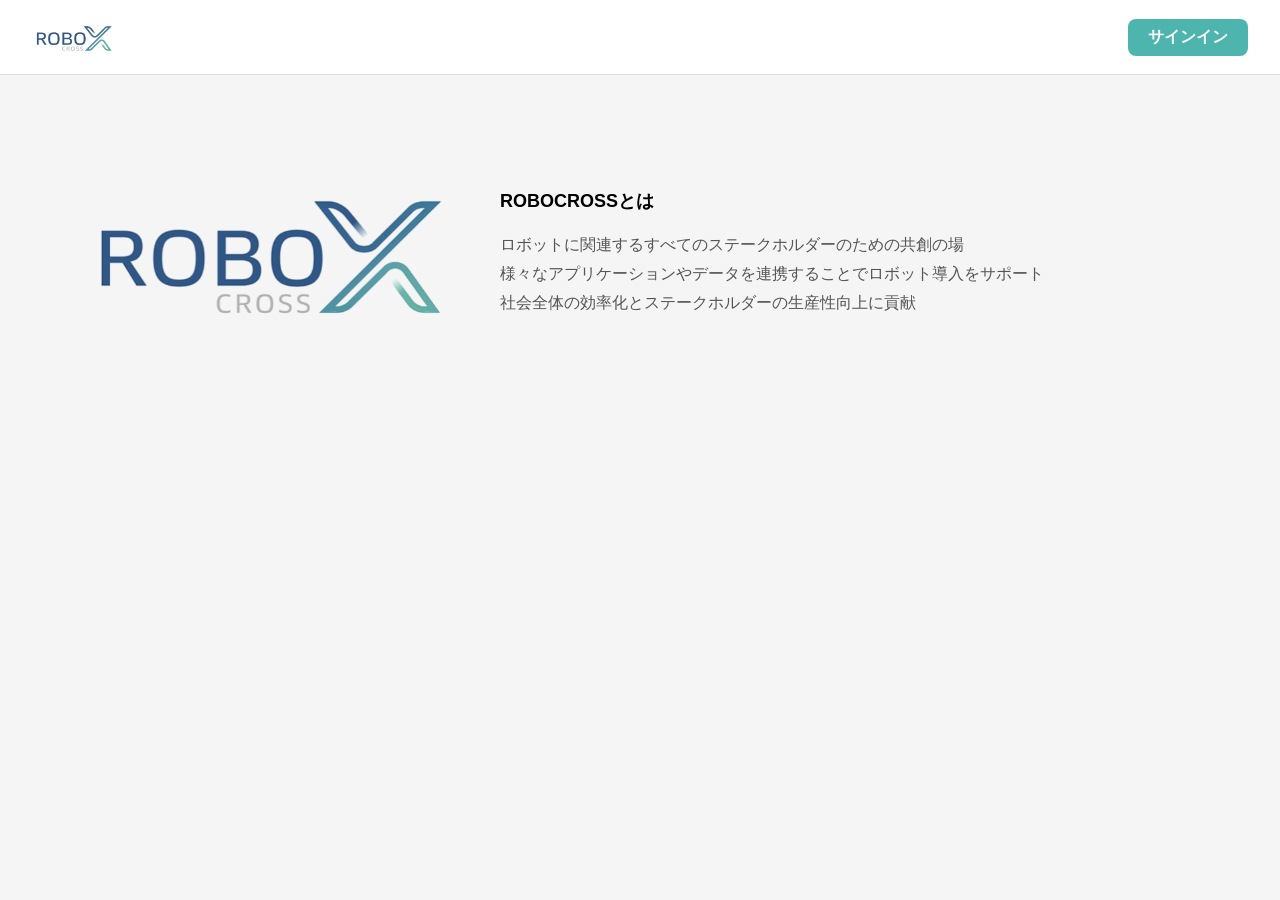
<file: index.html>
<!DOCTYPE html>
<html lang="ja">
<head>
<meta charset="utf-8">
<meta name="viewport" content="width=device-width, initial-scale=1">
<title>ROBOX CROSS</title>
<link rel="stylesheet" href="style.css">
</head>

<body class="landing-body">

  <!-- 上部ヘッダー -->
  <header class="landing-header">
    <img src="logo.png" class="landing-logo" alt="ROBOX CROSS ロゴ">
    <a href="login.html" class="landing-login-btn">サインイン</a>
  </header>

  <!-- メイン -->
  <main class="landing-main">

    <!-- 左ロゴ -->
    <div class="landing-left">
      <img src="logo.png" class="landing-center-logo" alt="ロゴ中央画像">
    </div>

    <!-- 右説明 -->
    <div class="landing-right">
      <p class="landing-title">ROBOCROSSとは</p>
      <p class="landing-desc">
        ロボットに関連するすべてのステークホルダーのための共創の場<br>
        様々なアプリケーションやデータを連携することでロボット導入をサポート<br>
        社会全体の効率化とステークホルダーの生産性向上に貢献
      </p>
    </div>

  </main>

</body>
</html>
</file>
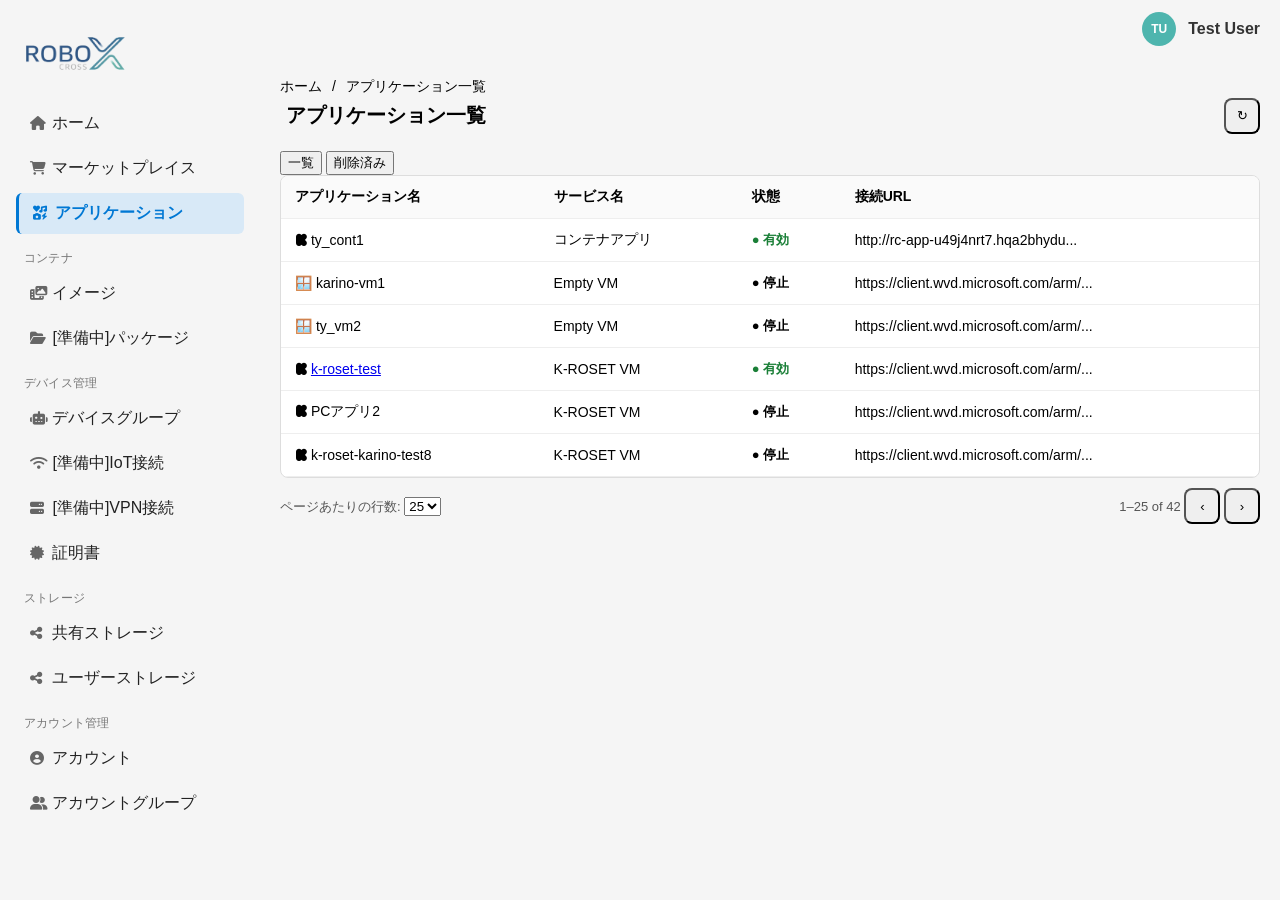
<file: apps.html>
<!DOCTYPE html>
<html lang="ja">
<head>
<meta charset="utf-8">
<meta name="viewport" content="width=device-width, initial-scale=1">
<title>アプリケーション | ROBOCROSS</title>
<link rel="stylesheet" href="style.css">
	<link rel="stylesheet" href="https://cdnjs.cloudflare.com/ajax/libs/font-awesome/6.5.0/css/all.min.css">
</head>

<body class="app">

  <!-- ===== 左サイドバー ===== -->
  <aside class="sidebar" id="sidebar">
  <div class="sidebar__top"><img src="logo.png">
  </div>

  <nav class="nav">
    <ul>

      <li>
        <a class="nav__link" href="home.html">	<i class="fas fa-home"></i> ホーム</a>
      </li>
      <li>
        <a class="nav__link" href="marketplace.html"><i class="fas fa-shopping-cart"></i> マーケットプレイス</a>
      </li>
		     <li>
        <a class="nav__link is-active" href="apps.html"><i class="fas fa-icons"></i> アプリケーション</a>
      </li>

      <li class="nav__section">コンテナ</li>
      <li>
        <a class="nav__link" href="container.html"><i class="fas fa-photo-video"></i> イメージ</a>
      </li>
      <li>
        <a class="nav__link" ><i class="fas fa-folder-open"></i> [準備中]パッケージ</a>
      </li>

      <li class="nav__section">デバイス管理</li>
      <li>
        <a class="nav__link" >	<i class="fas fa-robot"></i> デバイスグループ</a>
      </li>
      <li>
        <a class="nav__link" ><i class="fas fa-wifi"></i> [準備中]IoT接続</a>
      </li>
		      <li>
        <a class="nav__link" ><i class="fas fa-server"></i> [準備中]VPN接続</a>
      </li>
		      <li>
        <a class="nav__link" >	<i class="fas fa-certificate"></i> 証明書</a>
      </li>

      <li class="nav__section">ストレージ</li>
      <li>
        <a class="nav__link" ><i class="fas fa-share-alt"></i> 共有ストレージ</a>
      </li>
		      <li>
        <a class="nav__link" ><i class="fas fa-share-alt"></i> ユーザーストレージ</a>
      </li>
		
		   <li class="nav__section">アカウント管理</li>
      <li>
        <a class="nav__link"><i class="fas fa-user-circle"></i> アカウント</a>
      </li>
		      <li>
        <a class="nav__link"><i class="fas fa-user-friends"></i> アカウントグループ</a>
      </li>
    </ul>
  </nav>
</aside>

  <!-- ===== 右側コンテンツ ===== -->
  <div class="content">

    <!-- 上部バー -->
    <header class="topbar">
	<div class="breadcrumbs"> </div>

      <div class="topbar__actions">
  <div class="user-menu">
    <div class="avatar" id="userAvatar">TU</div>

    <!-- ポップアップ -->
    <div class="user-dropdown" id="userDropdown">
      <button id="logoutBtn">ログアウト</button>
    </div>
  </div>

  <span class="username">Test User</span>
</div>
    </header>

    <!-- メイン -->
 <main class="main">

  <!-- ===== パンくず ===== -->
  <div class="breadcrumbs" href="home.html"><a>ホーム</a>
    <span class="sep">/</span>
    <span>アプリケーション一覧</span>
  </div>

  <!-- ===== タイトル & 更新 ===== -->
  <div class="page-header">
    <h1 class="page-title">アプリケーション一覧</h1>
    <button class="icon-btn" title="更新">↻</button>
  </div>

  <!-- ===== タブ ===== -->
  <div class="tabs">
    <button class="tab is-active">一覧</button>
    <button class="tab">削除済み</button>
  </div>

  <!-- ===== テーブル ===== -->
  <div class="table-wrap">
    <table class="data-table">
      <thead>
        <tr>
          <th>アプリケーション名</th>
          <th>サービス名</th>
          <th>状態</th>
          <th>接続URL</th>
        </tr>
      </thead>

      <tbody>
        <tr>
          <td class="app-cell">
            	<i class="fab fa-kickstarter-k"></i>
            <a>ty_cont1</a>
          </td>
          <td>コンテナアプリ</td>
          <td><span class="status status--active">● 有効</span></td>
          <td>
            http://rc-app-u49j4nrt7.hqa2bhydu...
          </td>
        </tr>

        <tr>
          <td class="app-cell">
            <span class="app-icon">🪟</span>
            <a>karino-vm1</a>
          </td>
          <td>Empty VM</td>
          <td><span class="status status--stop">● 停止</span></td>
          <td>
            https://client.wvd.microsoft.com/arm/...
          </td>
        </tr>

        <tr>
          <td class="app-cell">
            <span class="app-icon">🪟</span>
            <a>ty_vm2</a>
          </td>
          <td>Empty VM</td>
          <td><span class="status status--stop">● 停止</span></td>
          <td>
            https://client.wvd.microsoft.com/arm/...
          </td>
        </tr>

        <tr>
          <td class="app-cell">
            	<i class="fab fa-kickstarter-k"></i>
            <a href="kroset.html">k-roset-test</a>
          </td>
          <td>K-ROSET VM</td>
          <td><span class="status status--active">● 有効</span></td>
          <td>
            https://client.wvd.microsoft.com/arm/...
          </td>
        </tr>

        <tr>
          <td class="app-cell">
            	<i class="fab fa-kickstarter-k"></i>
            <a>PCアプリ2</a>
          </td>
          <td>K-ROSET VM</td>
          <td><span class="status status--stop">● 停止</span></td>
          <td>
            https://client.wvd.microsoft.com/arm/...
          </td>
        </tr>

        <tr>
          <td class="app-cell">
            	<i class="fab fa-kickstarter-k"></i>
            <a>k-roset-karino-test8</a>
          </td>
          <td>K-ROSET VM</td>
          <td><span class="status status--stop">● 停止</span></td>
          <td>
            https://client.wvd.microsoft.com/arm/...
          </td>
        </tr>
      </tbody>
    </table>
  </div>

  <!-- ===== フッター ===== -->
  <div class="table-footer">
    <div>
      ページあたりの行数:
      <select>
        <option>25</option>
      </select>
    </div>

    <div>
      1–25 of 42
      <button class="icon-btn">‹</button>
      <button class="icon-btn">›</button>
    </div>
  </div>

</main>
  </div>
  <script src="app.js"></script>
</body>
</html>
</file>
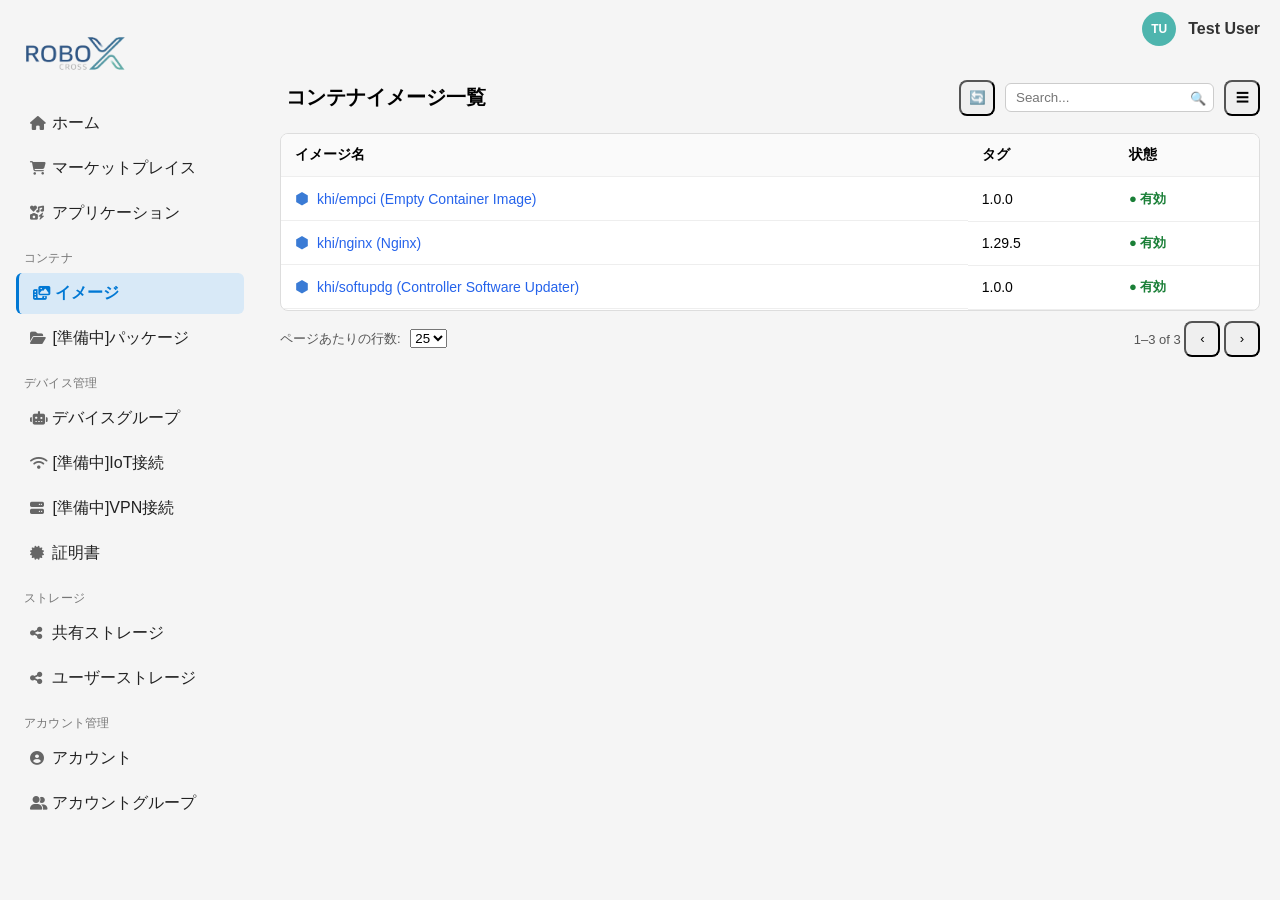
<file: container.html>
<!DOCTYPE html>
<html lang="ja">
<head>
<meta charset="utf-8">
<meta name="viewport" content="width=device-width, initial-scale=1">
<title>コンテナ | ROBOCROSS</title>
<link rel="stylesheet" href="style.css">
	<link rel="stylesheet" href="https://cdnjs.cloudflare.com/ajax/libs/font-awesome/6.5.0/css/all.min.css">
</head>

<body class="app">

  <!-- ===== 左サイドバー ===== -->
  <aside class="sidebar" id="sidebar">
  <div class="sidebar__top"><img src="logo.png">
  </div>

  <nav class="nav">
    <ul>

      <li>
        <a class="nav__link" href="home.html">	<i class="fas fa-home"></i> ホーム</a>
      </li>
      <li>
        <a class="nav__link" href="marketplace.html"><i class="fas fa-shopping-cart"></i> マーケットプレイス</a>
      </li>
		     <li>
        <a class="nav__link" href="apps.html"><i class="fas fa-icons"></i> アプリケーション</a>
      </li>

      <li class="nav__section">コンテナ</li>
      <li>
        <a class="nav__link is-active" href="container.html"><i class="fas fa-photo-video"></i> イメージ</a>
      </li>
      <li>
        <a class="nav__link" ><i class="fas fa-folder-open"></i> [準備中]パッケージ</a>
      </li>

      <li class="nav__section">デバイス管理</li>
      <li>
        <a class="nav__link" >	<i class="fas fa-robot"></i> デバイスグループ</a>
      </li>
      <li>
        <a class="nav__link" ><i class="fas fa-wifi"></i> [準備中]IoT接続</a>
      </li>
		      <li>
        <a class="nav__link" ><i class="fas fa-server"></i> [準備中]VPN接続</a>
      </li>
		      <li>
        <a class="nav__link" >	<i class="fas fa-certificate"></i> 証明書</a>
      </li>

      <li class="nav__section">ストレージ</li>
      <li>
        <a class="nav__link" ><i class="fas fa-share-alt"></i> 共有ストレージ</a>
      </li>
		      <li>
        <a class="nav__link" ><i class="fas fa-share-alt"></i> ユーザーストレージ</a>
      </li>
		
		   <li class="nav__section">アカウント管理</li>
      <li>
        <a class="nav__link"><i class="fas fa-user-circle"></i> アカウント</a>
      </li>
		      <li>
        <a class="nav__link"><i class="fas fa-user-friends"></i> アカウントグループ</a>
      </li>
    </ul>
  </nav>
</aside>

  <!-- ===== 右側コンテンツ ===== -->
  <div class="content">

    <!-- 上部バー -->
    <header class="topbar">
	<div class="breadcrumbs"> </div>

      <div class="topbar__actions">
        <div class="avatar">TU</div>
        <span class="username">Test User</span>
      </div>
    </header>

    <!-- メイン -->
  <main class="main">

  <!-- ===== タイトル & ツールバー ===== -->
  <div class="page-header">
    <h1 class="page-title">コンテナイメージ一覧</h1>

    <div class="page-actions">
      <button class="icon-btn" title="更新">🔄</button>

      <div class="search-box">
        <input type="text" placeholder="Search..." />
        <span class="search-icon">🔍</span>
      </div>

      <button class="icon-btn" title="フィルター">☰</button>
    </div>
  </div>

  <!-- ===== テーブル ===== -->
  <div class="table-wrap">
    <table class="data-table">
      <thead>
        <tr>
          <th>イメージ名</th>
          <th>タグ</th>
          <th>状態</th>
        </tr>
      </thead>

      <tbody>
        <tr>
          <td class="image-cell">
            <span class="image-icon">⬢</span>
            <a href="#" class="image-link">khi/empci (Empty Container Image)</a>
          </td>
          <td>1.0.0</td>
          <td>
            <span class="status status--active">● 有効</span>
          </td>
        </tr>

        <tr>
          <td class="image-cell">
            <span class="image-icon">⬢</span>
            <a href="#" class="image-link">khi/nginx (Nginx)</a>
          </td>
          <td>1.29.5</td>
          <td>
            <span class="status status--active">● 有効</span>
          </td>
        </tr>

        <tr>
          <td class="image-cell">
            <span class="image-icon">⬢</span>
            <a href="#" class="image-link">khi/softupdg (Controller Software Updater)</a>
          </td>
          <td>1.0.0</td>
          <td>
            <span class="status status--active">● 有効</span>
          </td>
        </tr>
      </tbody>
    </table>
  </div>

  <!-- ===== フッター（ページネーション） ===== -->
  <div class="table-footer">
    <div class="rows-per-page">
      ページあたりの行数:
      <select>
        <option>25</option>
      </select>
    </div>

    <div class="table-range">
      1–3 of 3
      <button class="icon-btn">‹</button>
      <button class="icon-btn">›</button>
    </div>
  </div>

</main>
  </div>

</body>
</html>
</file>
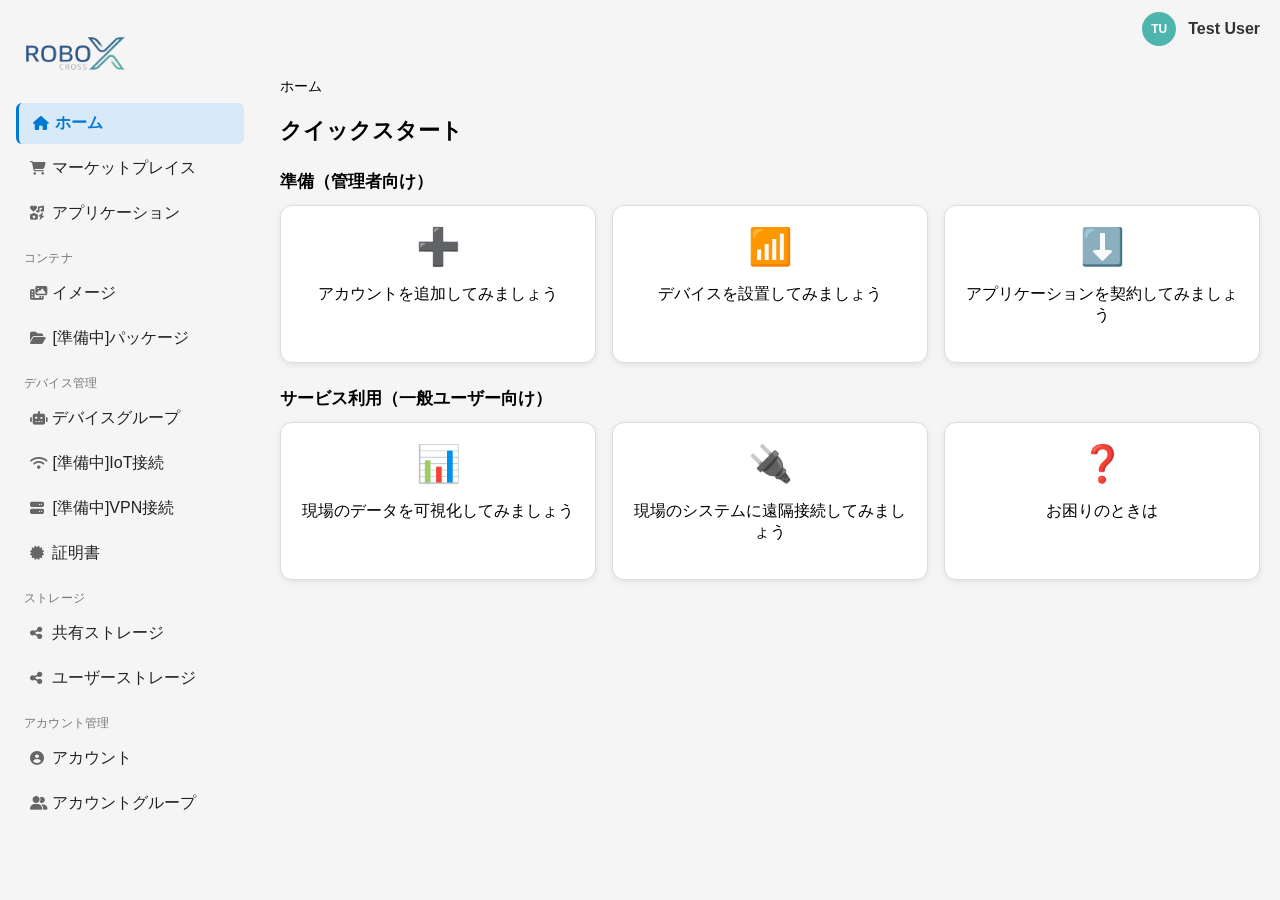
<file: home.html>
<!DOCTYPE html>
<html lang="ja">
<head>
<meta charset="utf-8">
<meta name="viewport" content="width=device-width, initial-scale=1">
<title>ホーム | ROBOCROSS</title>
<link rel="stylesheet" href="style.css">
	<link rel="stylesheet" href="https://cdnjs.cloudflare.com/ajax/libs/font-awesome/6.5.0/css/all.min.css">
</head>

<body class="app">

  <!-- ===== 左サイドバー ===== -->
  <aside class="sidebar" id="sidebar">
  <div class="sidebar__top"><img src="logo.png">
  </div>

  <nav class="nav">
    <ul>

      <li>
        <a class="nav__link is-active" href="home.html">	<i class="fas fa-home"></i> ホーム</a>
      </li>
      <li>
        <a class="nav__link" href="marketplace.html"><i class="fas fa-shopping-cart"></i> マーケットプレイス</a>
      </li>
		     <li>
        <a class="nav__link" href="apps.html"><i class="fas fa-icons"></i> アプリケーション</a>
      </li>
      <li class="nav__section">コンテナ</li>
      <li>
        <a class="nav__link" href="container.html"><i class="fas fa-photo-video"></i> イメージ</a>
      </li>
      <li>
        <a class="nav__link" ><i class="fas fa-folder-open"></i> [準備中]パッケージ</a>
      </li>

      <li class="nav__section">デバイス管理</li>
      <li>
        <a class="nav__link" >	<i class="fas fa-robot"></i> デバイスグループ</a>
      </li>
      <li>
        <a class="nav__link" ><i class="fas fa-wifi"></i> [準備中]IoT接続</a>
      </li>
		      <li>
        <a class="nav__link" ><i class="fas fa-server"></i> [準備中]VPN接続</a>
      </li>
		      <li>
        <a class="nav__link" >	<i class="fas fa-certificate"></i> 証明書</a>
      </li>

      <li class="nav__section">ストレージ</li>
      <li>
        <a class="nav__link" ><i class="fas fa-share-alt"></i> 共有ストレージ</a>
      </li>
		      <li>
        <a class="nav__link" ><i class="fas fa-share-alt"></i> ユーザーストレージ</a>
      </li>
		
		   <li class="nav__section">アカウント管理</li>
      <li>
        <a class="nav__link"><i class="fas fa-user-circle"></i> アカウント</a>
      </li>
		      <li>
        <a class="nav__link"><i class="fas fa-user-friends"></i> アカウントグループ</a>
      </li>
    </ul>
  </nav>
</aside>

  <!-- ===== 右側コンテンツ ===== -->
  <div class="content">

    <!-- 上部バー -->
    <header class="topbar">
	<div class="breadcrumbs"> </div>

     <div class="topbar__actions">
  <div class="user-menu">
    <div class="avatar" id="userAvatar">TU</div>

    <!-- ポップアップ -->
    <div class="user-dropdown" id="userDropdown">
      <button id="logoutBtn">ログアウト</button>
    </div>
  </div>

  <span class="username">Test User</span>
</div>
    </header>

    <!-- メイン -->
    <main class="main">
	<div class="breadcrumbs">
        <span aria-current="page">ホーム</span>
      </div>

      <h1 class="home-title">クイックスタート</h1>

      <h2 class="home-subtitle">準備（管理者向け）</h2>

      <!-- 管理者向けカード -->
      <section class="home-grid">
        <div class="home-card">
          <div class="home-icon">➕</div>
          <p>アカウントを追加してみましょう</p>
        </div>

        <div class="home-card">
          <div class="home-icon">📶</div>
          <p>デバイスを設置してみましょう</p>
        </div>

        <div class="home-card">
          <div class="home-icon">⬇️</div>
          <p>アプリケーションを契約してみましょう</p>
        </div>
      </section>

      <h2 class="home-subtitle">サービス利用（一般ユーザー向け）</h2>

      <!-- 一般ユーザー向けカード -->
      <section class="home-grid">
        <div class="home-card">
          <div class="home-icon">📊</div>
          <p>現場のデータを可視化してみましょう</p>
        </div>

        <div class="home-card">
          <div class="home-icon">🔌</div>
          <p>現場のシステムに遠隔接続してみましょう</p>
        </div>

        <div class="home-card">
          <div class="home-icon">❓</div>
          <p>お困りのときは</p>
        </div>
      </section>

    </main>
  </div>
  <script src="app.js"></script>
</body>
</html>
</file>
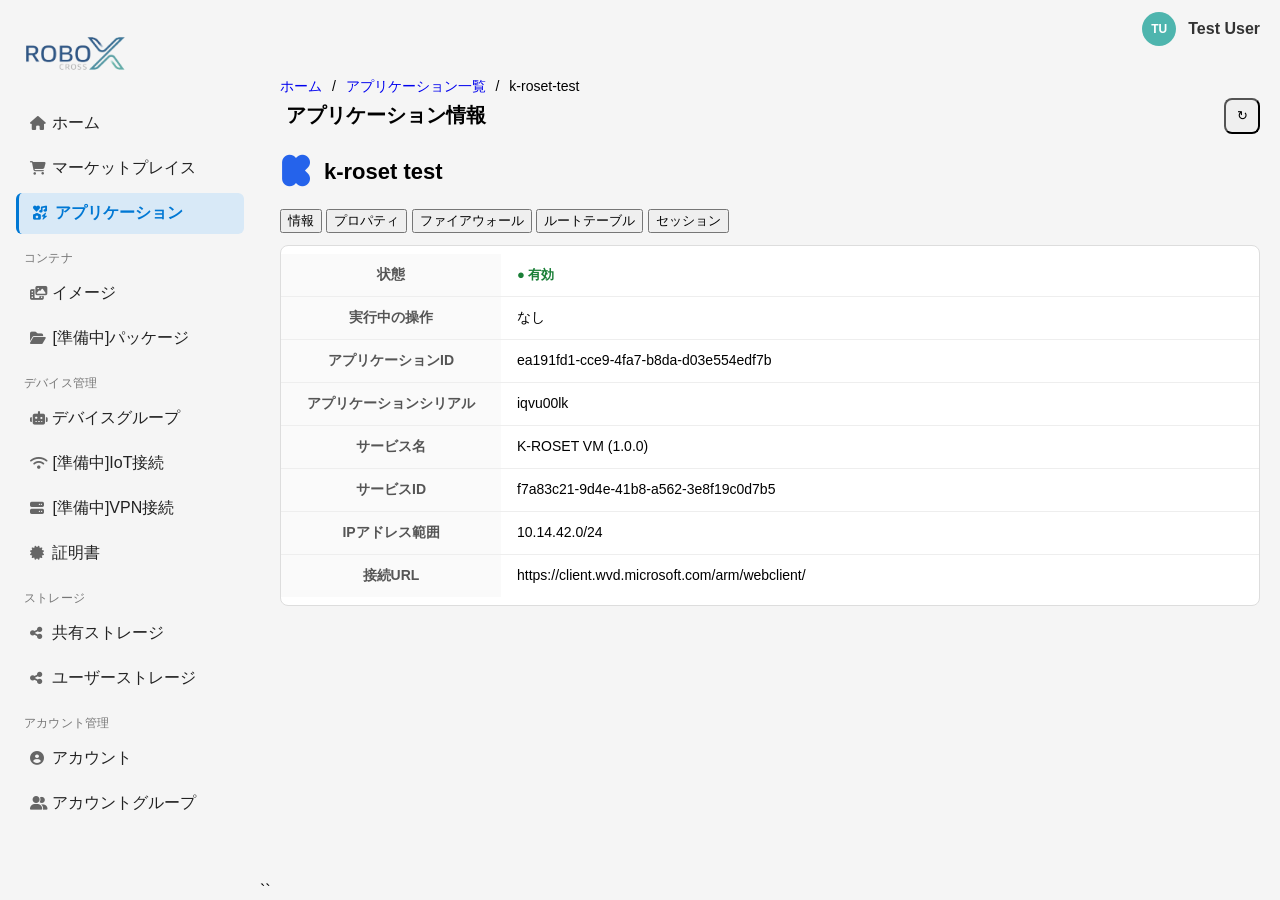
<file: kroset.html>
<!DOCTYPE html>
<html lang="ja">
<head>
<meta charset="utf-8">
<meta name="viewport" content="width=device-width, initial-scale=1">
<title>アプリケーション | ROBOCROSS</title>
<link rel="stylesheet" href="style.css">
	<link rel="stylesheet" href="https://cdnjs.cloudflare.com/ajax/libs/font-awesome/6.5.0/css/all.min.css">
</head>

<body class="app">

  <!-- ===== 左サイドバー ===== -->
  <aside class="sidebar" id="sidebar">
  <div class="sidebar__top"><img src="logo.png">
  </div>

  <nav class="nav">
    <ul>

      <li>
        <a class="nav__link" href="home.html">	<i class="fas fa-home"></i> ホーム</a>
      </li>
      <li>
        <a class="nav__link" href="marketplace.html"><i class="fas fa-shopping-cart"></i> マーケットプレイス</a>
      </li>
		     <li>
        <a class="nav__link is-active" href="apps.html"><i class="fas fa-icons"></i> アプリケーション</a>
      </li>

      <li class="nav__section">コンテナ</li>
      <li>
        <a class="nav__link" href="container.html"><i class="fas fa-photo-video"></i> イメージ</a>
      </li>
      <li>
        <a class="nav__link" ><i class="fas fa-folder-open"></i> [準備中]パッケージ</a>
      </li>

      <li class="nav__section">デバイス管理</li>
      <li>
        <a class="nav__link" >	<i class="fas fa-robot"></i> デバイスグループ</a>
      </li>
      <li>
        <a class="nav__link" ><i class="fas fa-wifi"></i> [準備中]IoT接続</a>
      </li>
		      <li>
        <a class="nav__link" ><i class="fas fa-server"></i> [準備中]VPN接続</a>
      </li>
		      <li>
        <a class="nav__link" >	<i class="fas fa-certificate"></i> 証明書</a>
      </li>

      <li class="nav__section">ストレージ</li>
      <li>
        <a class="nav__link" ><i class="fas fa-share-alt"></i> 共有ストレージ</a>
      </li>
		      <li>
        <a class="nav__link" ><i class="fas fa-share-alt"></i> ユーザーストレージ</a>
      </li>
		
		   <li class="nav__section">アカウント管理</li>
      <li>
        <a class="nav__link"><i class="fas fa-user-circle"></i> アカウント</a>
      </li>
		      <li>
        <a class="nav__link"><i class="fas fa-user-friends"></i> アカウントグループ</a>
      </li>
    </ul>
  </nav>
</aside>

  <!-- ===== 右側コンテンツ ===== -->
  <div class="content">

    <!-- 上部バー -->
    <header class="topbar">
	<div class="breadcrumbs"> </div>

      <div class="topbar__actions">
  <div class="user-menu">
    <div class="avatar" id="userAvatar">TU</div>

    <!-- ポップアップ -->
    <div class="user-dropdown" id="userDropdown">
      <button id="logoutBtn">ログアウト</button>
    </div>
  </div>

  <span class="username">Test User</span>
</div>
    </header>

    <!-- メイン -->
 <main class="main">

  <!-- ===== パンくず ===== -->
  <div class="breadcrumbs"><a href="home.html">ホーム</a>
    <span class="sep">/</span>
    <a href="application-list.html">アプリケーション一覧</a>
    <span class="sep">/</span>
    <span>k-roset-test</span>
  </div>

  <!-- ===== タイトル & 更新 ===== -->
  <div class="page-header">
    <h1 class="page-title">アプリケーション情報</h1>
    <button class="icon-btn" title="更新">↻</button>
  </div>

  <!-- ===== アプリ名 ===== -->
  <div class="app-header">
    <div class="app-logo"><i class="fab fa-kickstarter-k"></i></div>
    <div class="app-name">k-roset test</div>
  </div>

  <!-- ===== タブ ===== -->
  <div class="tabs">
    <button class="tab is-active">情報</button>
    <button class="tab">プロパティ</button>
    <button class="tab">ファイアウォール</button>
    <button class="tab">ルートテーブル</button>
    <button class="tab">セッション</button>
  </div>

  <!-- ===== 情報テーブル ===== -->
  <div class="detail-card">
    <table class="detail-table">
      <tbody>
        <tr>
          <th>状態</th>
          <td><span class="status status--active">● 有効</span></td>
        </tr>
        <tr>
          <th>実行中の操作</th>
          <td>なし</td>
        </tr>
        <tr>
          <th>アプリケーションID</th>
          <td>ea191fd1-cce9-4fa7-b8da-d03e554edf7b</td>
        </tr>
        <tr>
          <th>アプリケーションシリアル</th>
          <td>iqvu00lk</td>
        </tr>
        <tr>
          <th>サービス名</th>
          <td>
            K-ROSET VM (1.0.0)
          </td>
        </tr>
        <tr>
          <th>サービスID</th>
          <td>f7a83c21-9d4e-41b8-a562-3e8f19c0d7b5</td>
        </tr>
        <tr>
          <th>IPアドレス範囲</th>
          <td>10.14.42.0/24</td>
        </tr>
        <tr>
          <th>接続URL</th>
          <td>
            https://client.wvd.microsoft.com/arm/webclient/
          </td>
        </tr>
      </tbody>
    </table>
  </div>

</main>
``
  </div>
  <script src="app.js"></script>
</body>
</html>
</file>
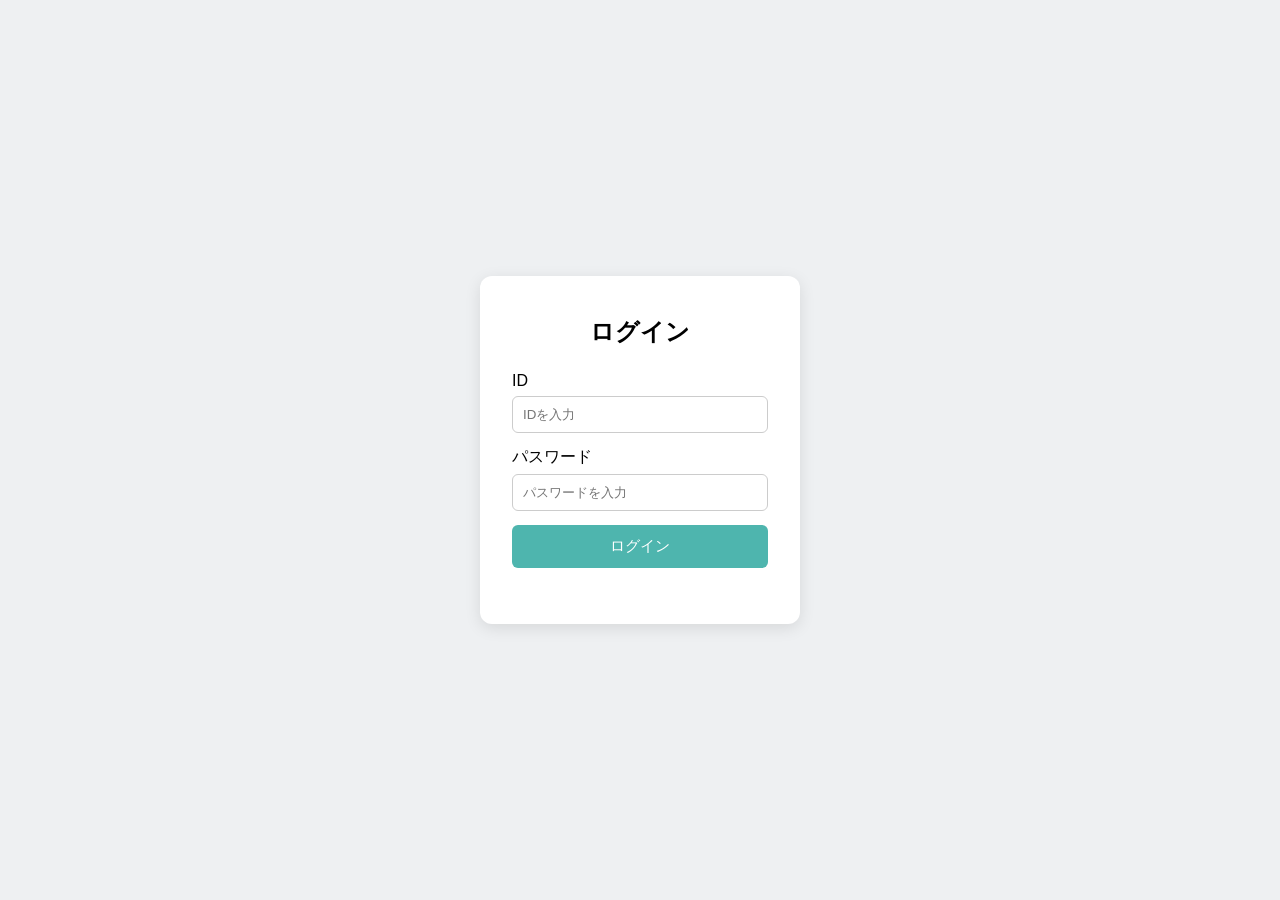
<file: login.html>
<!DOCTYPE html>
<html lang="ja">
<head>
<meta charset="utf-8">
<meta name="viewport" content="width=device-width, initial-scale=1">
<title>ログイン</title>
<link rel="stylesheet" href="style.css">
</head>

<body class="login-body">

  <div class="login-box">
    <h2>ログイン</h2>

    <label>ID</label>
    <input type="text" id="loginId" placeholder="IDを入力">

    <label>パスワード</label>
    <input type="password" id="loginPw" placeholder="パスワードを入力">

    <button class="login-btn" onclick="doLogin()">ログイン</button>
    <p id="loginError" class="login-error"></p>
  </div>

<script>
function doLogin() {
  const id = document.getElementById("loginId").value;
  const pw = document.getElementById("loginPw").value;

  if (id === "khi" && pw === "khi") {
    location.href = "home.html";
  } else {
    document.getElementById("loginError").innerText =
      "ID または パスワードが違います";
  }
}
</script>

</body>
</html>
</file>
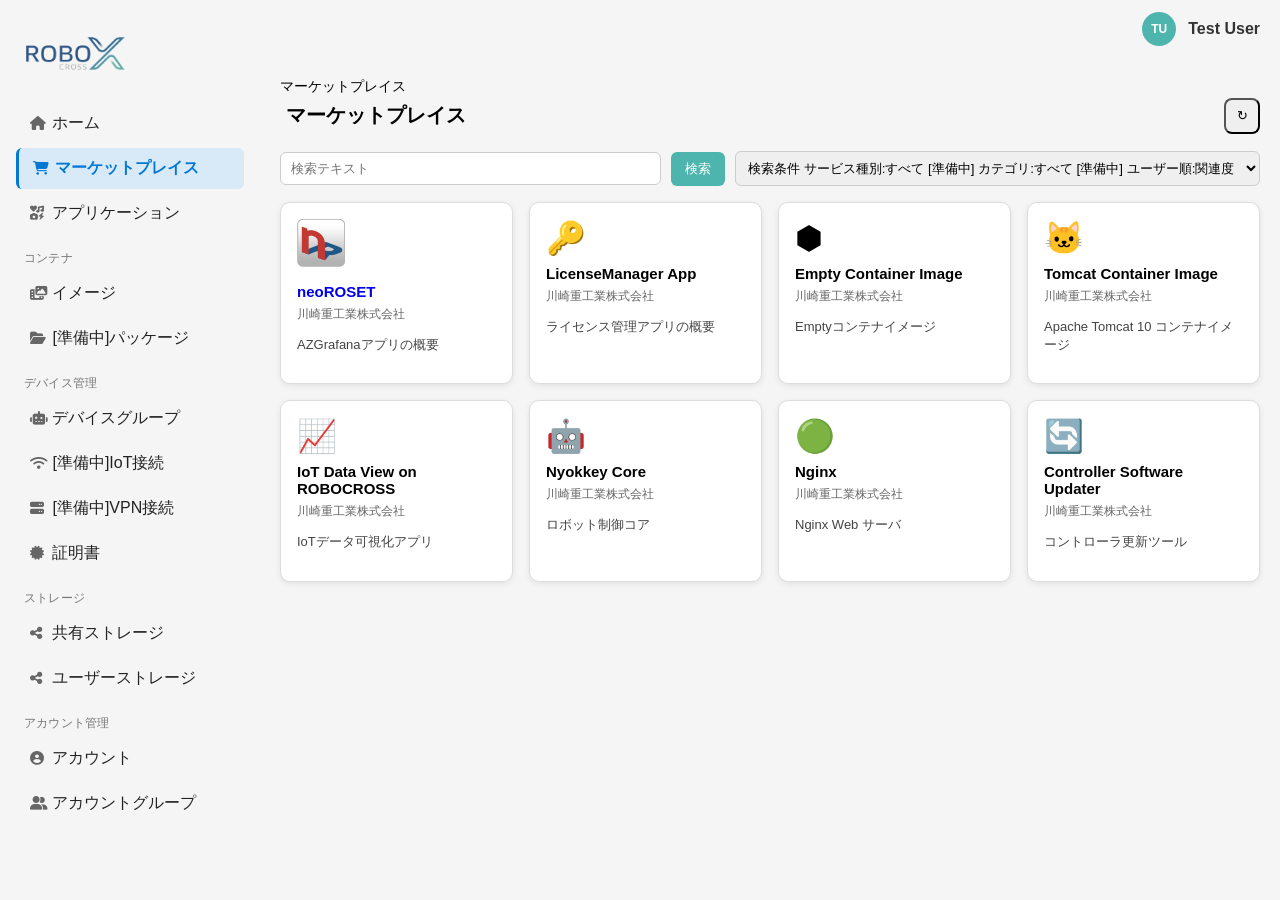
<file: marketplace.html>
<!DOCTYPE html>
<html lang="ja">
<head>
<meta charset="utf-8">
<meta name="viewport" content="width=device-width, initial-scale=1">
<title>マーケットプレイス | ROBOCROSS</title>
<link rel="stylesheet" href="style.css">
	<link rel="stylesheet" href="https://cdnjs.cloudflare.com/ajax/libs/font-awesome/6.5.0/css/all.min.css">
</head>

<body class="app">

  <!-- ===== 左サイドバー ===== -->
  <aside class="sidebar" id="sidebar">
  <div class="sidebar__top"><img src="logo.png">
  </div>

  <nav class="nav">
    <ul>

      <li>
        <a class="nav__link" href="home.html">	<i class="fas fa-home"></i> ホーム</a>
      </li>
      <li>
        <a class="nav__link is-active" href="marketplace.html"><i class="fas fa-shopping-cart"></i> マーケットプレイス</a>
      </li>
		     <li>
        <a class="nav__link" href="apps.html"><i class="fas fa-icons"></i> アプリケーション</a>
      </li>

      <li class="nav__section">コンテナ</li>
      <li>
        <a class="nav__link" href="container.html"><i class="fas fa-photo-video"></i> イメージ</a>
      </li>
      <li>
        <a class="nav__link" ><i class="fas fa-folder-open"></i> [準備中]パッケージ</a>
      </li>

      <li class="nav__section">デバイス管理</li>
      <li>
        <a class="nav__link" >	<i class="fas fa-robot"></i> デバイスグループ</a>
      </li>
      <li>
        <a class="nav__link" ><i class="fas fa-wifi"></i> [準備中]IoT接続</a>
      </li>
		      <li>
        <a class="nav__link" ><i class="fas fa-server"></i> [準備中]VPN接続</a>
      </li>
		      <li>
        <a class="nav__link" >	<i class="fas fa-certificate"></i> 証明書</a>
      </li>

      <li class="nav__section">ストレージ</li>
      <li>
        <a class="nav__link" ><i class="fas fa-share-alt"></i> 共有ストレージ</a>
      </li>
		      <li>
        <a class="nav__link" ><i class="fas fa-share-alt"></i> ユーザーストレージ</a>
      </li>
		
		   <li class="nav__section">アカウント管理</li>
      <li>
        <a class="nav__link"><i class="fas fa-user-circle"></i> アカウント</a>
      </li>
		      <li>
        <a class="nav__link"><i class="fas fa-user-friends"></i> アカウントグループ</a>
      </li>
    </ul>
  </nav>
</aside>

  <!-- ===== 右側コンテンツ ===== -->
  <div class="content">

    <!-- 上部バー -->
    <header class="topbar">
	<div class="breadcrumbs"> </div>

<div class="topbar__actions">
  <div class="user-menu">
    <div class="avatar" id="userAvatar">TU</div>

    <!-- ポップアップ -->
    <div class="user-dropdown" id="userDropdown">
      <button id="logoutBtn">ログアウト</button>
    </div>
  </div>

  <span class="username">Test User</span>
</div>
    </header>

    <!-- メイン -->
 <main class="main">

  <!-- ===== パンくず ===== -->
  <div class="breadcrumbs">
    <span>マーケットプレイス</span>
  </div>

  <!-- ===== タイトル & 更新 ===== -->
  <div class="page-header">
    <h1 class="page-title">マーケットプレイス</h1>
    <button class="icon-btn" title="更新">↻</button>
  </div>

  <!-- ===== 検索エリア ===== -->
  <div class="market-search">
    <input type="text" placeholder="検索テキスト" />

    <button class="btn-search">検索</button>

    <select class="search-filter">
      <option>検索条件 サービス種別:すべて [準備中] カテゴリ:すべて [準備中] ユーザー順:関連度</option>
    </select>
  </div>

  <!-- ===== カードグリッド ===== -->
  <div class="market-grid">
<a class="neolink" href="neo.html">
    <article class="market-card">
      <div class="market-icon"><img src="neologo.png"></div>
      <h3>neoROSET</h3>
      <p class="market-vendor">川崎重工業株式会社</p>
      <p class="market-desc">AZGrafanaアプリの概要</p>
    </article></a>

    <article class="market-card">
      <div class="market-icon">🔑</div>
      <h3>LicenseManager App</h3>
      <p class="market-vendor">川崎重工業株式会社</p>
      <p class="market-desc">ライセンス管理アプリの概要</p>
    </article>

    <article class="market-card">
      <div class="market-icon">⬢</div>
      <h3>Empty Container Image</h3>
      <p class="market-vendor">川崎重工業株式会社</p>
      <p class="market-desc">Emptyコンテナイメージ</p>
    </article>

    <article class="market-card">
      <div class="market-icon">🐱</div>
      <h3>Tomcat Container Image</h3>
      <p class="market-vendor">川崎重工業株式会社</p>
      <p class="market-desc">Apache Tomcat 10 コンテナイメージ</p>
    </article>

    <article class="market-card">
      <div class="market-icon">📈</div>
      <h3>IoT Data View on ROBOCROSS</h3>
      <p class="market-vendor">川崎重工業株式会社</p>
      <p class="market-desc">IoTデータ可視化アプリ</p>
    </article>

    <article class="market-card">
      <div class="market-icon">🤖</div>
      <h3>Nyokkey Core</h3>
      <p class="market-vendor">川崎重工業株式会社</p>
      <p class="market-desc">ロボット制御コア</p>
    </article>

    <article class="market-card">
      <div class="market-icon">🟢</div>
      <h3>Nginx</h3>
      <p class="market-vendor">川崎重工業株式会社</p>
      <p class="market-desc">Nginx Web サーバ</p>
    </article>

    <article class="market-card">
      <div class="market-icon">🔄</div>
      <h3>Controller Software Updater</h3>
      <p class="market-vendor">川崎重工業株式会社</p>
      <p class="market-desc">コントローラ更新ツール</p>
    </article>

  </div>

</main>

  </div>
  <script src="app.js"></script>
</body>
</html>
</file>
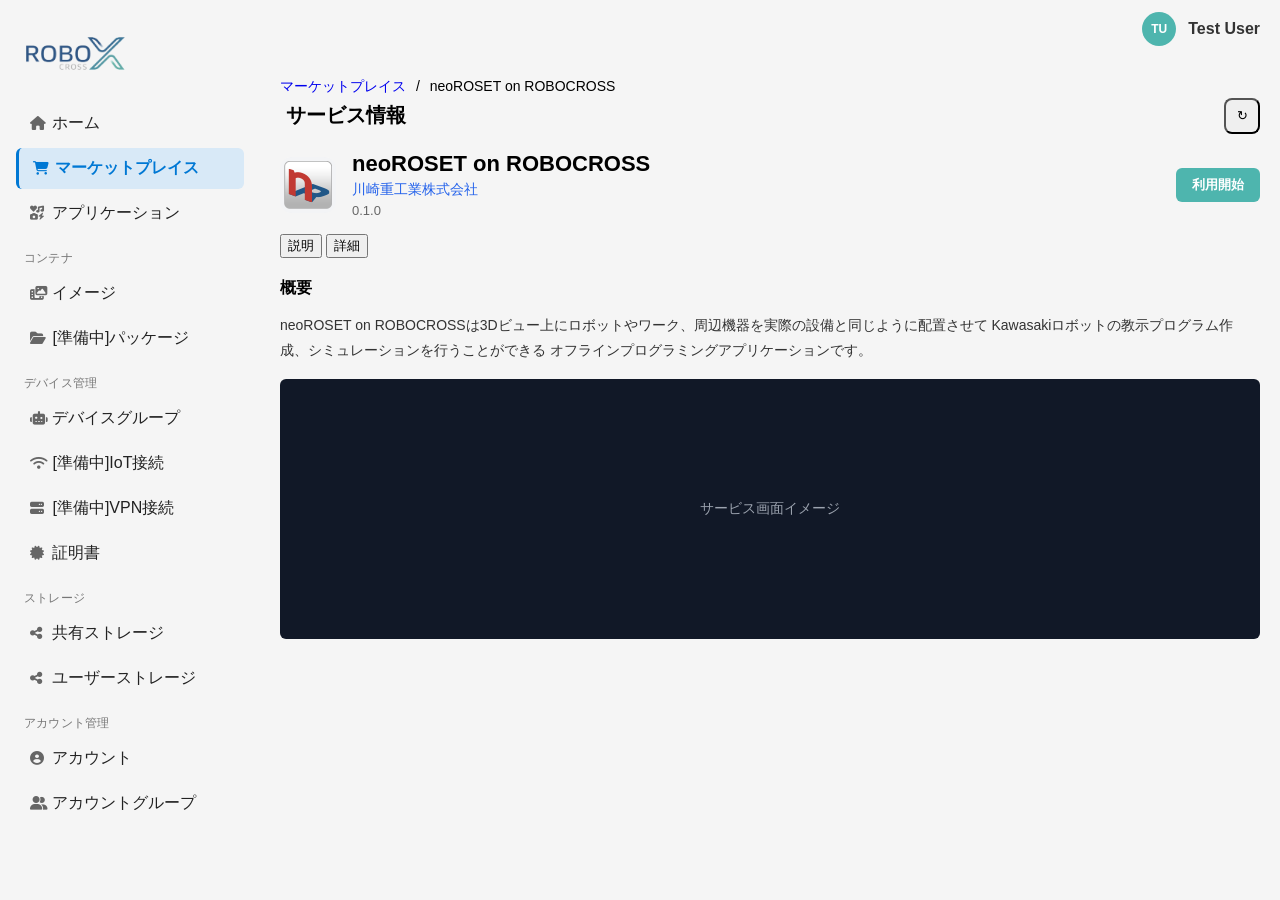
<file: neo.html>
<!DOCTYPE html>
<html lang="ja">
<head>
<meta charset="utf-8">
<meta name="viewport" content="width=device-width, initial-scale=1">
<title>マーケットプレイス | ROBOCROSS</title>
<link rel="stylesheet" href="style.css">
	<link rel="stylesheet" href="https://cdnjs.cloudflare.com/ajax/libs/font-awesome/6.5.0/css/all.min.css">
</head>

<body class="app">

  <!-- ===== 左サイドバー ===== -->
  <aside class="sidebar" id="sidebar">
  <div class="sidebar__top"><img src="logo.png">
  </div>

  <nav class="nav">
    <ul>

      <li>
        <a class="nav__link" href="home.html">	<i class="fas fa-home"></i> ホーム</a>
      </li>
      <li>
        <a class="nav__link is-active" href="marketplace.html"><i class="fas fa-shopping-cart"></i> マーケットプレイス</a>
      </li>
		     <li>
        <a class="nav__link" href="apps.html"><i class="fas fa-icons"></i> アプリケーション</a>
      </li>

      <li class="nav__section">コンテナ</li>
      <li>
        <a class="nav__link" href="container.html"><i class="fas fa-photo-video"></i> イメージ</a>
      </li>
      <li>
        <a class="nav__link" ><i class="fas fa-folder-open"></i> [準備中]パッケージ</a>
      </li>

      <li class="nav__section">デバイス管理</li>
      <li>
        <a class="nav__link" >	<i class="fas fa-robot"></i> デバイスグループ</a>
      </li>
      <li>
        <a class="nav__link" ><i class="fas fa-wifi"></i> [準備中]IoT接続</a>
      </li>
		      <li>
        <a class="nav__link" ><i class="fas fa-server"></i> [準備中]VPN接続</a>
      </li>
		      <li>
        <a class="nav__link" >	<i class="fas fa-certificate"></i> 証明書</a>
      </li>

      <li class="nav__section">ストレージ</li>
      <li>
        <a class="nav__link" ><i class="fas fa-share-alt"></i> 共有ストレージ</a>
      </li>
		      <li>
        <a class="nav__link" ><i class="fas fa-share-alt"></i> ユーザーストレージ</a>
      </li>
		
		   <li class="nav__section">アカウント管理</li>
      <li>
        <a class="nav__link"><i class="fas fa-user-circle"></i> アカウント</a>
      </li>
		      <li>
        <a class="nav__link"><i class="fas fa-user-friends"></i> アカウントグループ</a>
      </li>
    </ul>
  </nav>
</aside>

  <!-- ===== 右側コンテンツ ===== -->
  <div class="content">

    <!-- 上部バー -->
    <header class="topbar">
	<div class="breadcrumbs"> </div>

<div class="topbar__actions">
  <div class="user-menu">
    <div class="avatar" id="userAvatar">TU</div>

    <!-- ポップアップ -->
    <div class="user-dropdown" id="userDropdown">
      <button id="logoutBtn">ログアウト</button>
    </div>
  </div>

  <span class="username">Test User</span>
</div>
    </header>

    <!-- メイン -->
<main class="main">

  <!-- ===== パンくず ===== -->
  <div class="breadcrumbs"><a href="marketplace.html">マーケットプレイス</a>
    <span class="sep">/</span>
      <span>neoROSET on ROBOCROSS</span>
  </div>

  <!-- ===== タイトル & 更新 ===== -->
  <div class="page-header">
    <h1 class="page-title">サービス情報</h1>
    <button class="icon-btn" title="更新">↻</button>
  </div>

  <!-- ===== サービスヘッダー ===== -->
  <div class="service-header">
    <div class="service-icon"><img src="neologo.png"></div>

    <div class="service-meta">
      <h2 class="service-name">neoROSET on ROBOCROSS</h2>
      <div class="service-vendor">
        川崎重工業株式会社
      </div>
      <div class="service-version">0.1.0</div>
    </div>

    <div class="service-action">
      <button class="btn-primary">利用開始</button>
    </div>
  </div>

  <!-- ===== タブ ===== -->
  <div class="tabs">
    <button class="tab is-active">説明</button>
    <button class="tab">詳細</button>
  </div>

  <!-- ===== 概要 ===== -->
  <section class="service-section">
    <h3 class="section-title">概要</h3>

    <p class="service-desc">
      neoROSET on ROBOCROSSは3Dビュー上にロボットやワーク、周辺機器を実際の設備と同じように配置させて
      Kawasakiロボットの教示プログラム作成、シミュレーションを行うことができる
      オフラインプログラミングアプリケーションです。
    </p>

    <!-- サンプル画像 -->
    <div class="service-image">
      <div class="image-placeholder">
        サービス画面イメージ
      </div>
    </div>
  </section>

</main>

  </div>
  <script src="app.js"></script>
</body>
</html>
</file>
<file: style.css>
/* CSS Document */

/* ====== CSS変数（ブランド色はここで調整） ====== */
:root {
  bg: #f6f7f9;
  panel: #ffffff;
  text: #1f2937;
  muted: #6b7280;
  primary: #2563eb;
  accent: #00b7c2;
  border: #e5e7eb;
  shadow: 0 1px 2px rgba(16,24,40,.06), 0 1px 3px rgba(16,24,40,.1);
}

/* ダークテーマ */
:root.dark {
  bg: #0f172a;
  panel: #111827;
  text: #e5e7eb;
  muted: #9ca3af;
  primary: #60a5fa;
  accent: #22d3ee;
  border: #1f2937;
  shadow: 0 1px 2px rgba(0,0,0,.3), 0 1px 4px rgba(0,0,0,.4);
}

* { box-sizing: border-box; }
html, body { height: 100%; }
body {
  margin: 0;
  font-family: system-ui, -apple-system, "Segoe UI", Roboto, "Noto Sans JP", "Hiragino Kaku Gothic ProN", "Yu Gothic", "Meiryo", sans-serif;
  color: var(text);
  background: var(bg);
}

/* ====== レイアウト ====== */
.app {
  display: grid;
  grid-template-columns: 260px 1fr;
  min-height: 100dvh;
}

/* Sidebar */
.sidebar {
  position: sticky;
  top: 0;
  height: 100dvh;
  padding: 16px 12px;
  background: var(panel);
  border-right: 1px solid var(border);
}

.sidebar__top {
  display: flex;
  align-items: center;
  gap: 10px;
  padding: 8px 8px 16px 8px;
}


.sidebar__top img {
  width: 110px;
}


.logo {
  font-weight: 800;
  color: var(text);
  text-decoration: none;
  font-size: 20px;
}
.logo .accent { color: var(accent); }

.nav { margin-top: 8px; }
.nav ul { list-style: none; padding: 0; margin: 0; }
.nav__section {
  margin: 14px 8px 6px;
  font-size: 12px;
  color: var(muted);
  letter-spacing: .02em;
}
.nav__link {
  display: block;
  padding: 10px 12px;
  margin: 4px 4px;
  border-radius: 8px;
  color: var(text);
  text-decoration: none;
}
.nav__link:hover { background: rgba(37,99,235,.08); }
.nav__link.is-active { background: rgba(37,99,235,.12); color: var(primary); font-weight: 600; }

/* Sidebar 折りたたみ */
.sidebarcollapsed { width: 72px; }
.sidebarcollapsed .nav__section { display: none; }
.sidebarcollapsed .nav__link { text-align: center; }
.sidebarcollapsed .logo { display: none; }
.sidebarcollapsed .sidebar__top { justify-content: center; }

/* Content */
.content { display: grid; grid-template-rows: auto 1fr; min-width: 0; }

/* Topbar */
.topbar {
  position:relative;
  top: 0;
  z-index: 5;
  display: flex;
  align-items: center;
  justify-content: space-between;
  gap: 12px;
  padding: 12px 20px;
  background: var(panel);
  border-bottom: 1px solid var(border);
}
.breadcrumbs { color: var(muted); font-size: 14px; }
.breadcrumbs a { color: var(muted); text-decoration: none; }
.breadcrumbs .sep { margin: 6px; color: var(muted); }
.neolink {
	text-decoration: none;
}

.topbar__actions { display: flex; align-items: center; gap: 10px; }
.search {
  min-width: 220px;
  max-width: 40vw;
  padding: 8px 12px;
  border-radius: 8px;
  border: 1px solid var(border);
  background: var(bg);
  color: var(text);
}
.icon-btn {
  display: inline-flex;
  align-items: center;
  justify-content: center;
  width: 36px; height: 36px;
  border-radius: 8px;
  border: 1px solid var(border);
  background: var(panel);
  box-shadow: var(shadow);
  cursor: pointer;
}
.avatar {
  width: 32px; height: 32px;
  border-radius: 50%;
  background: linear-gradient(135deg, var(primary), var(accent));
  color: #fff;
  display: grid; place-items: center;
  font-size: 12px; font-weight: 700;
}

/* Main */
.main { padding: 20px; }
.title-row {
  display: flex; align-items: baseline; justify-content: space-between;
  margin: 8px 4px 16px;
}
.title-row h1 { margin: 0; font-size: 22px; }
.see-all { color: var(primary); text-decoration: none; font-weight: 600; }

/* Card grid */
.card-grid {
  display: grid;
  grid-template-columns: repeat(auto-fit, minmax(240px, 1fr));
  gap: 16px;
}
.card {
  background: var(panel);
  border: 1px solid var(border);
  border-radius: 12px;
  box-shadow: var(shadow);
  padding: 16px;
  display: grid;
  grid-template-columns: 56px 1fr;
  gap: 12px;
  align-items: center;
  transition: transform .08s ease, box-shadow .12s ease, border-color .12s ease;
}
.card:hover {
  transform: translateY(-2px);
  box-shadow: 0 6px 16px rgba(0,0,0,.08);
  border-color: rgba(37,99,235,.35);
}
.card__icon {
  width: 56px; height: 56px;
  border-radius: 12px;
  background: var(bg);
  display: grid; place-items: center;
  overflow: hidden;
}
.card__icon img { width: 100%; height: 100%; object-fit: cover; }
.card__title { margin: 0 0 4px; font-size: 16px; font-weight: 700; }
.card__meta { margin: 0; color: var(muted); font-size: 13px; }
.card__badge {
  margin-left: 8px;
  padding: 2px 6px;
  border-radius: 999px;
  font-size: 11px;
  background: rgba(37,99,235,.12);
  color: var(primary);
  font-weight: 700;
}

/* フッター要素など追加したい場合用 */
.hidden { display: none !important; }

/* ====== レスポンシブ ====== */
@media (max-width: 960px) {
  .app { grid-template-columns: 72px 1fr; }
  .sidebar { width: 72px; padding: 12px 8px; }
  .sidebar__top { justify-content: center; }
  .logo { display: none; }
  .nav__section { display: none; }
  .nav__link { text-align: center; }
  .search { max-width: 50vw; min-width: 140px; }
}

@media (max-width: 560px) {
  .topbar { gap: 8px; }
  .search { display: none; } /* スマホでは省略（必要なら表示） */
}

/* ===== ダッシュボード専用 ===== */
.section-heading,
.section-subheading {
  display: flex; align-items: center; gap: 8px;
  margin: 8px 4px 12px;
  font-size: 20px; font-weight: 800;
}
.section-subheading { font-size: 18px; }
.heading-marker {
  width: 12px; height: 12px; border-radius: 2px;
  background: var(--primary);
  display: inline-block;
}

/* 号機情報：画像＋表の2カラム */
.robot-info {
  display: grid;
  grid-template-columns: 220px 1fr;
  gap: 16px;
  margin: 8px 0 24px;
  align-items: start;
}
.robot-figure img {
  width: 100%; height: auto; display: block;
  border-radius: 8px;
  background: var(--panel);
  border: 1px solid var(--border);
  padding: 8px;
}

.unit-panel {
  background: var(--panel);
  border: 1px solid var(--border);
  border-radius: 12px;
  box-shadow: var(--shadow);
  padding: 12px;
}
.unit-title {
  display: flex; align-items: center; gap: 8px;
  font-weight: 800; margin-bottom: 8px;
}
.unit-icon { font-size: 18px; }
.unit-text { font-size: 16px; }
.unit-note {
  margin: 6px 0 10px;
  color: var(--muted);
  font-size: 13px;
  border: 2px solid rgba(255,0,0,.5);
  border-radius: 6px;
  padding: 6px 8px;
}

.table-wrap { overflow-x: auto; }
.unit-table {
  width: 100%;
  border-collapse: collapse;
  font-size: 14px;
  background: var(--panel);
}
.unit-table th, .unit-table td {
  border: 1px solid var(--border);
  padding: 10px 12px;
  text-align: left;
}
.unit-table thead th {
  background: rgba(0,0,0,.04);
  font-weight: 700;
}

/* グラフパネル */
.chart-panel {
  background: var(--panel);
  border: 1px solid var(--border);
  border-radius: 12px;
  box-shadow: var(--shadow);
  padding: 12px;
}
.chart-toolbar {
  display: flex; align-items: center; justify-content: space-between;
  padding: 6px 8px 12px;
  border-bottom: 1px dashed var(--border);
  margin-bottom: 8px;
}
.chart-title { display: flex; align-items: baseline; gap: 8px; }
.chart-brand { font-weight: 800; color: var(--muted); font-size: 12px; letter-spacing: .04em; }
.chart-name { font-weight: 800; }

.chart-canvas-wrap {
  background:
    linear-gradient(#ffffff, #ffffff) padding-box,
    repeating-linear-gradient(0deg, transparent, transparent 28px, rgba(0,0,0,.06) 29px) border-box;
  border: 1px solid var(--border);
  border-radius: 8px;
  padding: 8px;
}
.chart-legend {
  display: inline-block; margin-top: 8px; color: var(--muted);
}

/* ===== カワサキ：カタログページ ===== */
.catalog__toolbar {
  display: flex; align-items: center; justify-content: space-between;
  background: var(--panel);
  border: 1px solid var(--border);
  border-radius: 10px;
  padding: 10px 12px;
  margin-bottom: 12px;
}
.catalog__sort select {
  border: 1px solid var(--border);
  background: var(--bg);
  color: var(--text);
  border-radius: 6px;
  padding: 6px 8px;
}

/* 3カラムレイアウト：左フィルタ / 中央グリッド / 右プロモ */
.catalog {
  display: grid;
  grid-template-columns: 260px 1fr 300px;
  gap: 16px;
}
.catalog__aside {
  background: var(--panel);
  border: 1px solid var(--border);
  border-radius: 12px;
  padding: 12px;
}
.catalog__aside-title { margin: 0 0 8px; font-size: 16px; font-weight: 800; }
.facet-list { list-style: none; padding-left: 10px; margin: 8px 0; }
.facet-list li { margin: 6px 0; color: var(--text); font-size: 14px; }
details { border-bottom: 1px dashed var(--border); padding: 8px 0; }
details:last-child { border-bottom: none; }
summary { cursor: pointer; color: var(--text); font-weight: 700; }

.catalog__grid {
  display: grid;
  grid-template-columns: repeat(auto-fill, minmax(220px, 1fr));
  gap: 16px;
}
.catalog-card {
  background: var(--panel);
  border: 1px solid var(--border);
  border-radius: 12px;
  padding: 12px;
  box-shadow: var(--shadow);
  display: grid; gap: 8px;
  cursor: pointer;
}
.catalog-card:hover { border-color: rgba(37,99,235,.3); transform: translateY(-1px); }

.catalog-card__icon {
  width: 100%;
  aspect-ratio: 1 / 1;
  border-radius: 12px;
  background: var(--bg);
  display: grid; place-items: center;
  overflow: hidden;
}
.catalog-card__icon img { width: 90%; height: 90%; object-fit: contain; }

.catalog-card__title { margin: 0; font-size: 15px; font-weight: 800; }
.catalog-card__meta  { margin: 0; font-size: 12px; color: var(--muted); line-height: 1.4; }

.catalog__sidepanel {
  position: sticky; top: 76px;
  align-self: start;
}
.promo-card {
  background: var(--panel);
  border: 1px solid var(--border);
  border-radius: 12px;
  padding: 16px;
  box-shadow: var(--shadow);
}
.promo-card h3 { margin: 0 0 8px; }
.promo-card p  { margin: 0 0 12px; color: var(--muted); }
.btn { padding: 10px 12px; border: 1px solid var(--border); border-radius: 8px; cursor: pointer; }
.btn--primary { background: var(--primary); color: #000; border-color: #C54300; }

/* ===== 共通 ===== */
body {
  margin: 0;
  font-family: "Noto Sans JP", sans-serif;
  background: #f5f5f5;
}

/* ===== ランディングページ ===== */
.landing-body {
  background: #f5f5f5;
}

.landing-header {
  display: flex;
  justify-content: space-between;
  align-items: center;
  padding: 16px 32px;
  background: #ffffff;
  border-bottom: 1px solid #ddd;
}

.landing-logo {
  height: 42px;
}

.landing-login-btn {
  padding: 8px 20px;
  background: #4eb5ae;
  color: #fff;
  border-radius: 8px;
  text-decoration: none;
  font-weight: 600;
}

.landing-main {
  display: flex;
  gap: 40px;
  align-items: center;
  padding: 80px;
}

.landing-center-logo {
  width: 380px;
}

.landing-title {
  font-weight: bold;
  font-size: 18px;
}

.landing-desc {
  margin-top: 12px;
  line-height: 1.8;
  color: #555;
}

/* ===== ログインページ ===== */
.login-body {
  background: #eef0f2;
  display: flex;
  justify-content: center;
  align-items: center;
  height: 100vh;
}

.login-box {
  background: #fff;
  padding: 40px 32px;
  width: 320px;
  border-radius: 12px;
  box-shadow: 0 4px 16px rgba(0,0,0,.1);
}

.login-box h2 {
  margin-top: 0;
  margin-bottom: 24px;
  text-align: center;
}

.login-box input {
  width: 100%;
  padding: 10px;
  margin: 6px 0 14px;
  border: 1px solid #ccc;
  border-radius: 6px;
}

.login-btn {
  width: 100%;
  padding: 12px;
  background: #4eb5ae;
  color: #fff;
  border: none;
  border-radius: 6px;
  font-size: 15px;
  cursor: pointer;
}

.login-error {
  color: red;
  margin-top: 12px;
  text-align: center;
}

/* ===== ホームページ ===== */

.home-title {
  font-size: 22px;
  font-weight: 700;
  margin: 20px 0 20px;
}

.home-subtitle {
  margin: 24px 0 12px;
  font-size: 17px;
  font-weight: 700;
}

.home-grid {
  display: grid;
  grid-template-columns: repeat(auto-fit, minmax(260px, 1fr));
  gap: 16px;
  margin-bottom: 20px;
}

.home-card {
  background: #ffffff;
  border: 1px solid #ddd;
  padding: 20px;
  border-radius: 12px;
  box-shadow: 0 2px 6px rgba(0,0,0,0.08);
  text-align: center;
  cursor: pointer;
  transition: 0.2s;
}

.home-card:hover {
  box-shadow: 0 4px 10px rgba(0,0,0,0.15);
  transform: translateY(-2px);
}

.home-icon {
  font-size: 36px;
  margin-bottom: 10px;
}

.topbar__actions {
  display: flex;
  align-items: center;
  gap: 12px;
}

.username {
  font-weight: 600;
  color: #333;
}

.avatar {
  width: 34px;
  height: 34px;
  background: #4eb5ae;
  color: #fff;
  border-radius: 50%;
  display: grid;
  place-items: center;
  font-weight: 700;
}

.sidebar-logo {
  width: 140px;
  display: block;
  margin: 12px auto 20px;
}


.nav__link i {
  font-size: 14px;
  width: 18px;          /* 位置を揃える */
  color: #666;
}

.nav__link.is-active i {
  color: #0078d4;
}


.nav ul {
  list-style: none;
  padding: 0;
  margin: 0;
}

.nav__section {
  margin: 16px 12px 6px;
  font-size: 12px;
  color: #777;
}

.nav__link {
  display: block;
  padding: 10px 14px;
  color: #222;
  text-decoration: none;
  border-radius: 6px;
}

.nav__link:hover {
  background: #eef3f5;
}


.nav__link.is-active {
  background: rgba(46, 164, 255, 0.15);
  color: #0078d4;          /* 強めの青 */
  font-weight: 700;
  border-left: 3px solid #0078d4;
}

/* ===== コンテナイメージ一覧 ===== */

.page-header {
  display: flex;
  justify-content: space-between;
  align-items: center;
  margin-bottom: 16px;
}

.page-title {
  font-size: 20px;
  font-weight: 700;
  margin: 6px;
}

.page-actions {
  display: flex;
  align-items: center;
  gap: 10px;
}

.search-box {
  position: relative;
}

.search-box input {
  padding: 6px 28px 6px 10px;
  border: 1px solid #ccc;
  border-radius: 6px;
}

.search-icon {
  position: absolute;
  right: 8px;
  top: 50%;
  transform: translateY(-50%);
  font-size: 13px;
  color: #666;
}

.table-wrap {
  background: #fff;
  border: 1px solid #ddd;
  border-radius: 8px;
  overflow: hidden;
}

.data-table {
  width: 100%;
  border-collapse: collapse;
}

.data-table th,
.data-table td {
  padding: 12px 14px;
  border-bottom: 1px solid #eee;
  text-align: left;
  font-size: 14px;
}

.data-table th {
  background: #fafafa;
  font-weight: 600;
}

.image-cell {
  display: flex;
  align-items: center;
  gap: 8px;
}

.image-icon {
  font-size: 16px;
  color: #3a7bd5;
}

.image-link {
  color: #2563eb;
  text-decoration: none;
}

.image-link:hover {
  text-decoration: underline;
}

.status {
  font-size: 13px;
  font-weight: 600;
}

.status--active {
  color: #1a7f37;
}

.table-footer {
  display: flex;
  justify-content: space-between;
  align-items: center;
  margin-top: 10px;
  font-size: 13px;
  color: #555;
}

.rows-per-page select {
  margin-left: 6px;
}

/* ===== アプリケーション詳細 ===== */

.app-header {
  display: flex;
  align-items: center;
  gap: 12px;
  margin: 16px 0;
}

.app-logo {
  font-size: 36px;
  color: #2563eb;
}

.app-name {
  font-size: 22px;
  font-weight: 700;
}

.detail-card {
  background: #fff;
  border: 1px solid #ddd;
  border-radius: 8px;
  margin-top: 12px;
  padding: 8px 0;
}

.detail-table {
  width: 100%;
  border-collapse: collapse;
}

.detail-table th,
.detail-table td {
  padding: 12px 16px;
  border-bottom: 1px solid #eee;
  font-size: 14px;
  vertical-align: top;
}

.detail-table th {
  width: 220px;
  background: #fafafa;
  font-weight: 600;
  color: #555;
}

.detail-table tr:last-child th,
.detail-table tr:last-child td {
  border-bottom: none;
}


/* ===== マーケットプレイス ===== */

.market-search {
  display: flex;
  gap: 10px;
  align-items: center;
  margin-bottom: 16px;
}

.market-search input {
  flex: 1;
  padding: 8px 10px;
  border: 1px solid #ccc;
  border-radius: 6px;
}

.btn-search {
  padding: 8px 14px;
  background: #4eb5ae;
  color: #fff;
  border: none;
  border-radius: 6px;
  cursor: pointer;
}

.search-filter {
  padding: 8px;
  border: 1px solid #ccc;
  border-radius: 6px;
}

.market-grid {
  display: grid;
  grid-template-columns: repeat(auto-fill, minmax(220px, 1fr));
  gap: 16px;
}

.market-card {
  background: #fff;
  border: 1px solid #ddd;
  border-radius: 10px;
  padding: 16px;
  box-shadow: 0 2px 6px rgba(0,0,0,0.08);
  cursor: pointer;
  transition: transform 0.15s, box-shadow 0.15s;
}

.market-card:hover {
  transform: translateY(-2px);
  box-shadow: 0 6px 14px rgba(0,0,0,0.15);
}

.market-icon {
  font-size: 32px;
  margin-bottom: 8px;
}

.market-card h3 {
  font-size: 15px;
  margin: 0 0 6px;
}

.market-vendor {
  font-size: 12px;
  color: #666;
  margin: 0 0 6px;
}

.market-desc {
  font-size: 13px;
  color: #444;
  line-height: 1.4;
}

/* ===== ユーザーメニュー ===== */

.user-menu {
  position: relative;
}

.avatar {
  width: 34px;
  height: 34px;
  border-radius: 50%;
  background: #4eb5ae;
  color: #fff;
  font-weight: 700;
  display: grid;
  place-items: center;
  cursor: pointer;
}

/* ポップアップ */
.user-dropdown {
  position: absolute;
  top: 42px;
  right: 0;
  background: #ffffff;
  border: 1px solid #ddd;
  border-radius: 8px;
  box-shadow: 0 6px 16px rgba(0,0,0,0.15);
  display: none;
  min-width: 140px;
  z-index: 1000;
}

.user-dropdown button {
  width: 100%;
  padding: 10px 14px;
  background: none;
  border: none;
  text-align: left;
  cursor: pointer;
  font-size: 14px;
}

.user-dropdown button:hover {
  background: #f5f5f5;
}

/* ===== サービス情報 ===== */

.service-header {
  display: flex;
  align-items: center;
  gap: 16px;
  margin: 16px 0;
}

.service-icon {
  width: 56px;
  height: 56px;
  border-radius: 12px;
  background: #f3f4f6;
  display: grid;
  place-items: center;
  font-size: 28px;
  font-weight: 700;
  color: #e11d48;
}

.service-meta {
  flex: 1;
}

.service-name {
  margin: 0;
  font-size: 22px;
  font-weight: 700;
}

.service-vendor {
  color: #2563eb;
  font-size: 14px;
  margin-top: 4px;
}

.service-version {
  font-size: 13px;
  color: #666;
  margin-top: 4px;
}

.service-action {
  margin-left: auto;
}

.btn-primary {
  padding: 8px 16px;
  background: #4eb5ae;
  color: #fff;
  border: none;
  border-radius: 6px;
  cursor: pointer;
  font-weight: 600;
}

.service-section {
  margin-top: 20px;
}

.section-title {
  font-size: 16px;
  font-weight: 700;
  margin-bottom: 10px;
}

.service-desc {
  font-size: 14px;
  line-height: 1.8;
  color: #333;
}

.service-image {
  margin-top: 16px;
}

.image-placeholder {
  height: 260px;
  background: #111827;
  color: #9ca3af;
  display: grid;
  place-items: center;
  border-radius: 6px;
  font-size: 14px;
}
</file>
